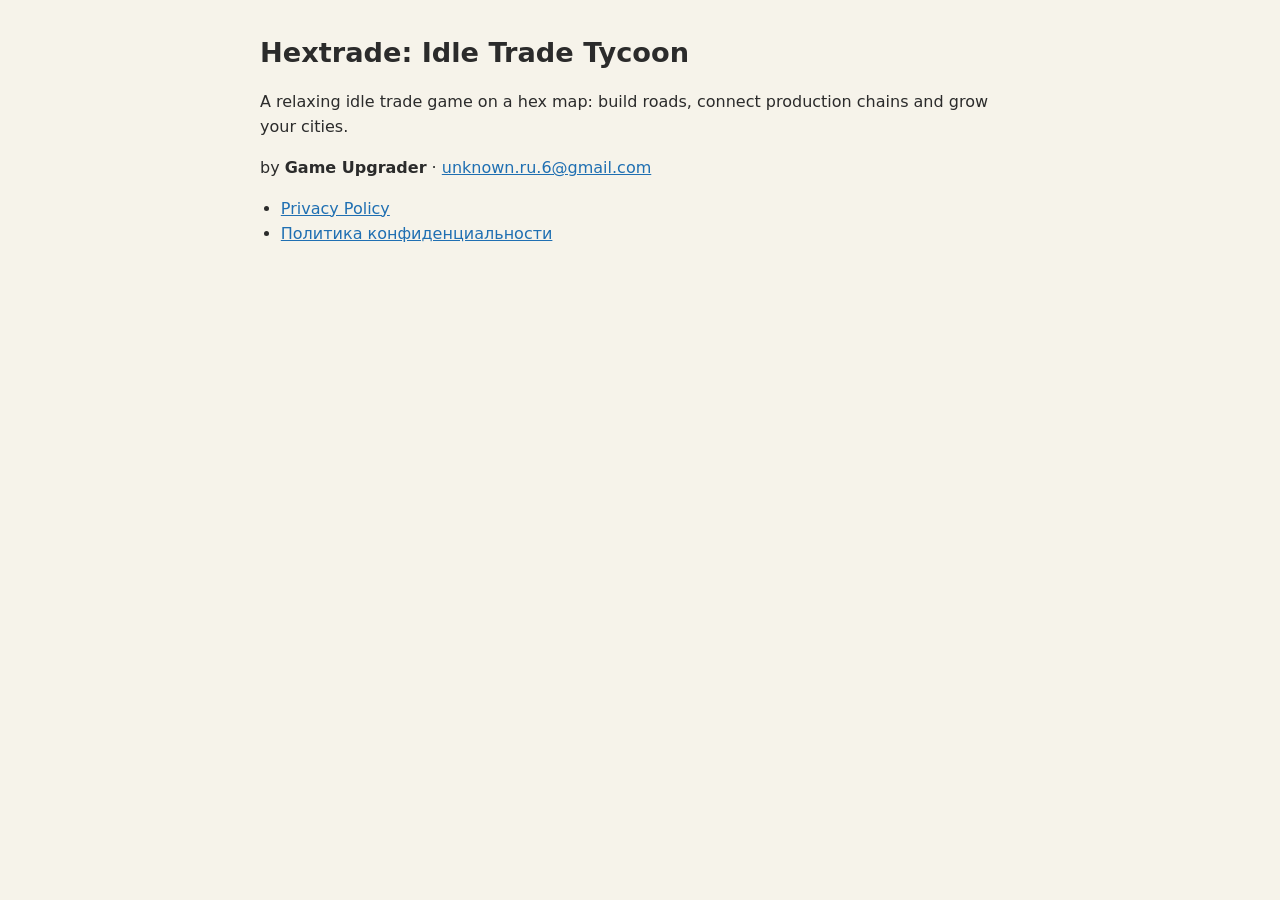
<file: index.html>
<!doctype html>
<html lang="en">
<head>
<meta charset="utf-8">
<meta name="viewport" content="width=device-width, initial-scale=1">
<title>Hextrade — Game Upgrader</title>
<link rel="stylesheet" href="style.css">
</head>
<body>
<main>
<h1>Hextrade: Idle Trade Tycoon</h1>
<p>A relaxing idle trade game on a hex map: build roads, connect production chains and grow your cities.</p>
<p>by <b>Game Upgrader</b> · <a href="mailto:unknown.ru.6@gmail.com">unknown.ru.6@gmail.com</a></p>
<ul>
<li><a href="privacy/">Privacy Policy</a></li>
<li><a href="privacy/ru.html">Политика конфиденциальности</a></li>
</ul>
</main>
</body>
</html>
</file>
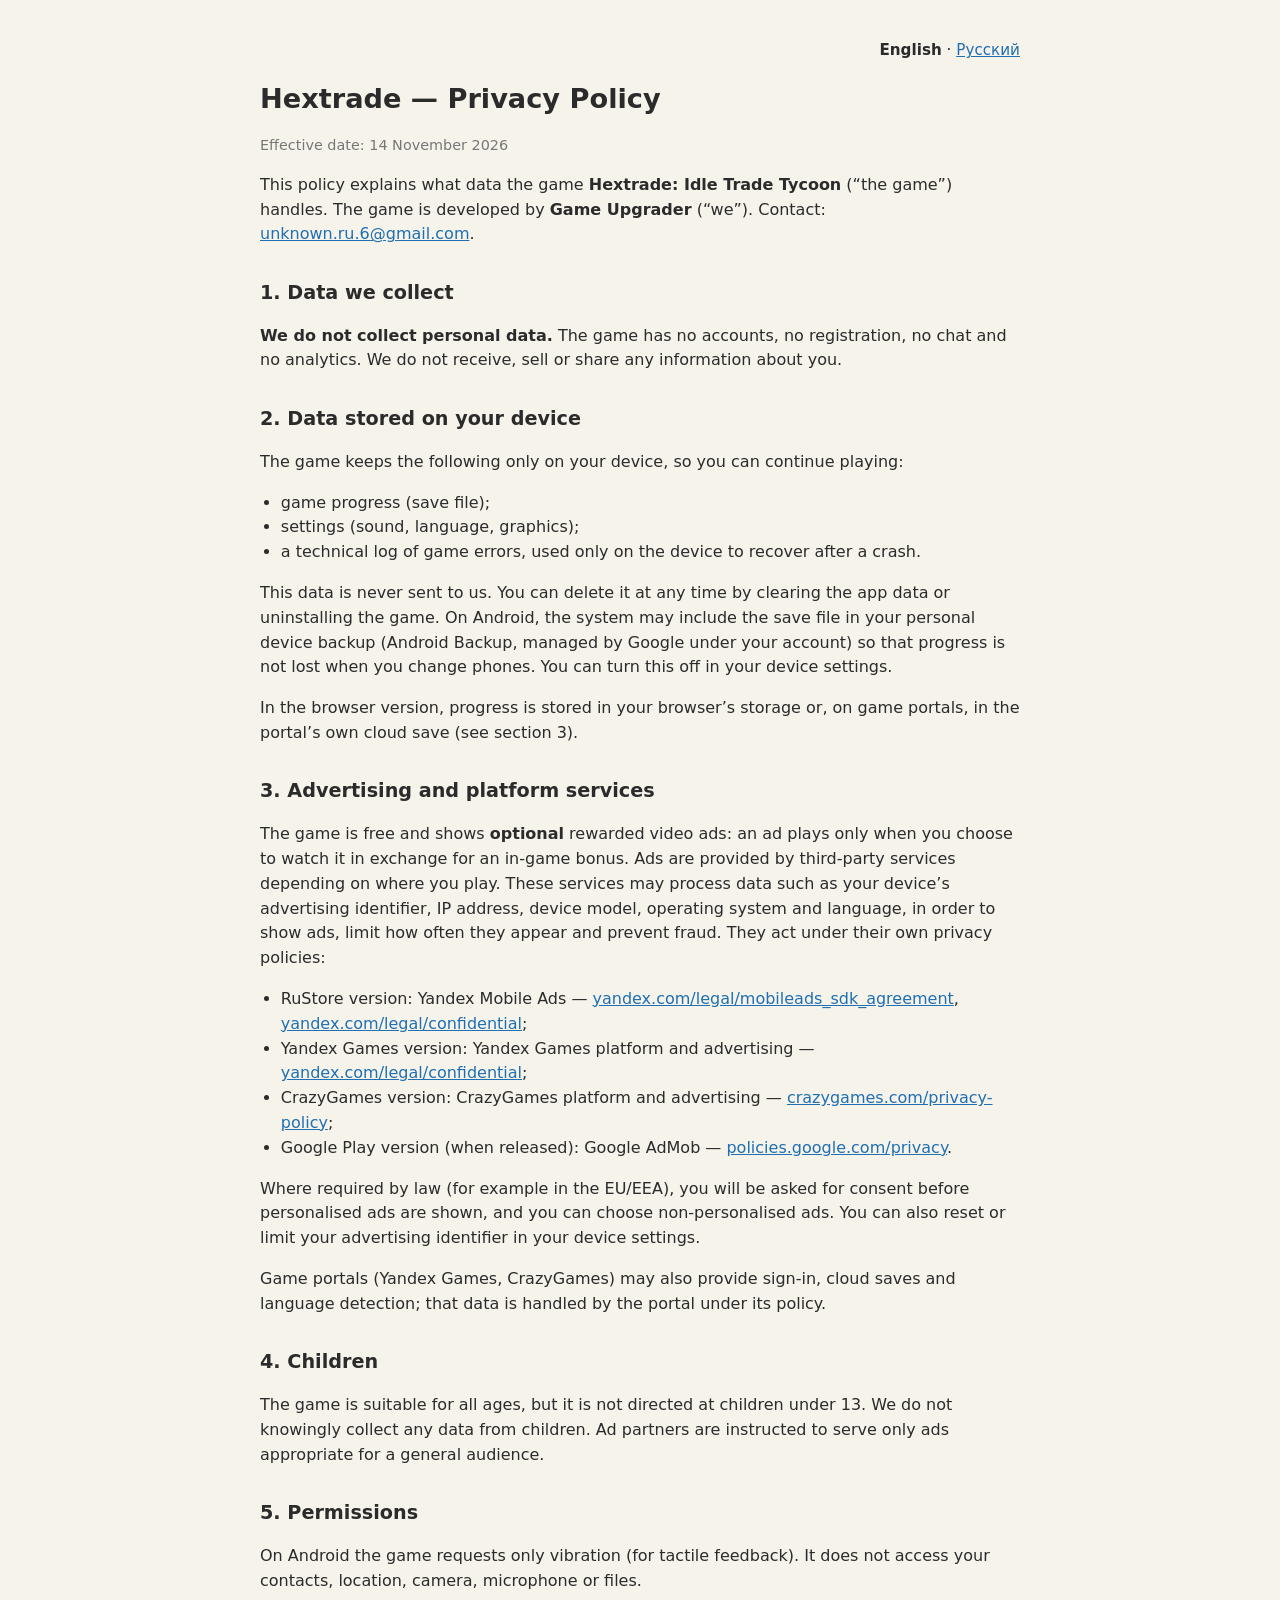
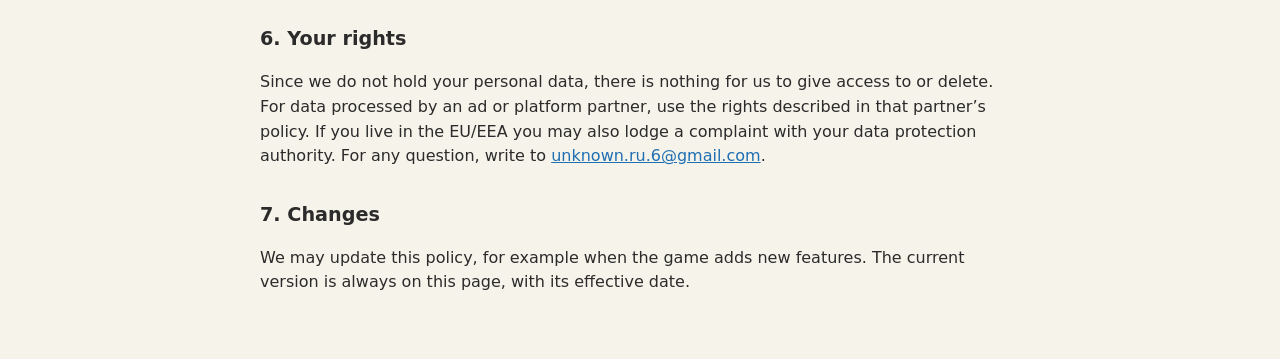
<file: privacy/index.html>
<!doctype html>
<html lang="en">
<head>
<meta charset="utf-8">
<meta name="viewport" content="width=device-width, initial-scale=1">
<title>Hextrade — Privacy Policy</title>
<link rel="stylesheet" href="../style.css">
</head>
<body>
<main>
<p class="lang"><b>English</b> · <a href="ru.html">Русский</a></p>
<h1>Hextrade — Privacy Policy</h1>
<p class="muted">Effective date: 14 November 2026</p>

<p>This policy explains what data the game <b>Hextrade: Idle Trade Tycoon</b> (“the game”) handles.
The game is developed by <b>Game Upgrader</b> (“we”). Contact: <a href="mailto:unknown.ru.6@gmail.com">unknown.ru.6@gmail.com</a>.</p>

<h2>1. Data we collect</h2>
<p><b>We do not collect personal data.</b> The game has no accounts, no registration, no chat and no analytics.
We do not receive, sell or share any information about you.</p>

<h2>2. Data stored on your device</h2>
<p>The game keeps the following only on your device, so you can continue playing:</p>
<ul>
<li>game progress (save file);</li>
<li>settings (sound, language, graphics);</li>
<li>a technical log of game errors, used only on the device to recover after a crash.</li>
</ul>
<p>This data is never sent to us. You can delete it at any time by clearing the app data or uninstalling the game.
On Android, the system may include the save file in your personal device backup (Android Backup, managed by Google under your account)
so that progress is not lost when you change phones. You can turn this off in your device settings.</p>
<p>In the browser version, progress is stored in your browser’s storage or, on game portals, in the portal’s own cloud save
(see section 3).</p>

<h2>3. Advertising and platform services</h2>
<p>The game is free and shows <b>optional</b> rewarded video ads: an ad plays only when you choose to watch it in exchange for an in-game bonus.
Ads are provided by third-party services depending on where you play. These services may process data such as your device’s advertising identifier,
IP address, device model, operating system and language, in order to show ads, limit how often they appear and prevent fraud.
They act under their own privacy policies:</p>
<ul>
<li>RuStore version: Yandex Mobile Ads — <a href="https://yandex.com/legal/mobileads_sdk_agreement/">yandex.com/legal/mobileads_sdk_agreement</a>, <a href="https://yandex.com/legal/confidential/">yandex.com/legal/confidential</a>;</li>
<li>Yandex Games version: Yandex Games platform and advertising — <a href="https://yandex.com/legal/confidential/">yandex.com/legal/confidential</a>;</li>
<li>CrazyGames version: CrazyGames platform and advertising — <a href="https://www.crazygames.com/privacy-policy">crazygames.com/privacy-policy</a>;</li>
<li>Google Play version (when released): Google AdMob — <a href="https://policies.google.com/privacy">policies.google.com/privacy</a>.</li>
</ul>
<p>Where required by law (for example in the EU/EEA), you will be asked for consent before personalised ads are shown,
and you can choose non-personalised ads. You can also reset or limit your advertising identifier in your device settings.</p>
<p>Game portals (Yandex Games, CrazyGames) may also provide sign-in, cloud saves and language detection; that data is handled by the portal under its policy.</p>

<h2>4. Children</h2>
<p>The game is suitable for all ages, but it is not directed at children under 13. We do not knowingly collect any data from children.
Ad partners are instructed to serve only ads appropriate for a general audience.</p>

<h2>5. Permissions</h2>
<p>On Android the game requests only vibration (for tactile feedback). It does not access your contacts, location, camera, microphone or files.</p>

<h2>6. Your rights</h2>
<p>Since we do not hold your personal data, there is nothing for us to give access to or delete. For data processed by an ad or platform partner,
use the rights described in that partner’s policy. If you live in the EU/EEA you may also lodge a complaint with your data protection authority.
For any question, write to <a href="mailto:unknown.ru.6@gmail.com">unknown.ru.6@gmail.com</a>.</p>

<h2>7. Changes</h2>
<p>We may update this policy, for example when the game adds new features. The current version is always on this page, with its effective date.</p>
</main>
</body>
</html>
</file>
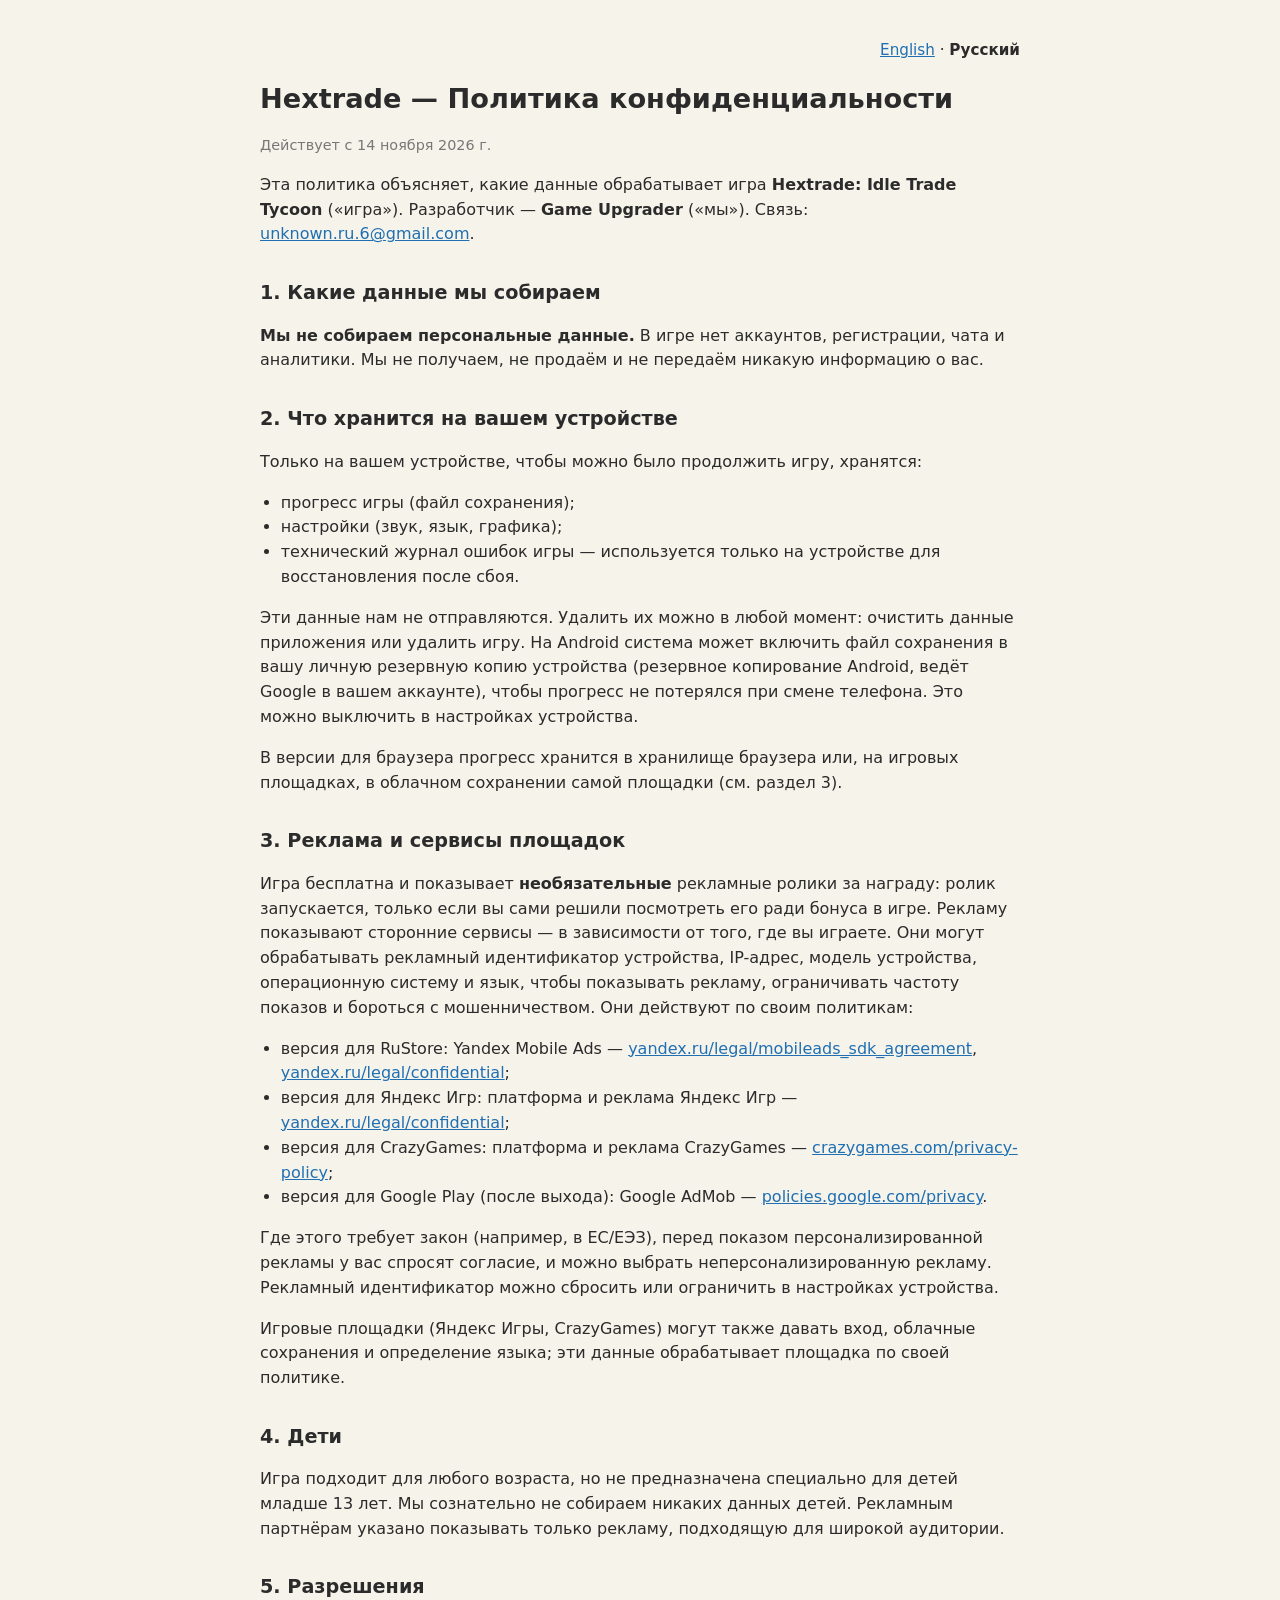
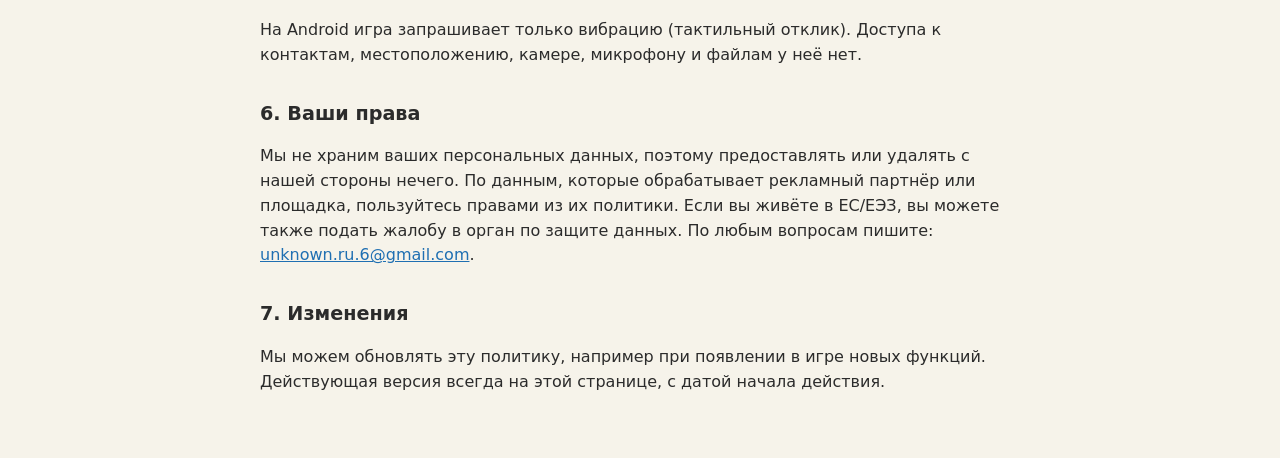
<file: privacy/ru.html>
<!doctype html>
<html lang="ru">
<head>
<meta charset="utf-8">
<meta name="viewport" content="width=device-width, initial-scale=1">
<title>Hextrade — Политика конфиденциальности</title>
<link rel="stylesheet" href="../style.css">
</head>
<body>
<main>
<p class="lang"><a href="index.html">English</a> · <b>Русский</b></p>
<h1>Hextrade — Политика конфиденциальности</h1>
<p class="muted">Действует с 14 ноября 2026 г.</p>

<p>Эта политика объясняет, какие данные обрабатывает игра <b>Hextrade: Idle Trade Tycoon</b> («игра»).
Разработчик — <b>Game Upgrader</b> («мы»). Связь: <a href="mailto:unknown.ru.6@gmail.com">unknown.ru.6@gmail.com</a>.</p>

<h2>1. Какие данные мы собираем</h2>
<p><b>Мы не собираем персональные данные.</b> В игре нет аккаунтов, регистрации, чата и аналитики.
Мы не получаем, не продаём и не передаём никакую информацию о вас.</p>

<h2>2. Что хранится на вашем устройстве</h2>
<p>Только на вашем устройстве, чтобы можно было продолжить игру, хранятся:</p>
<ul>
<li>прогресс игры (файл сохранения);</li>
<li>настройки (звук, язык, графика);</li>
<li>технический журнал ошибок игры — используется только на устройстве для восстановления после сбоя.</li>
</ul>
<p>Эти данные нам не отправляются. Удалить их можно в любой момент: очистить данные приложения или удалить игру.
На Android система может включить файл сохранения в вашу личную резервную копию устройства (резервное копирование Android,
ведёт Google в вашем аккаунте), чтобы прогресс не потерялся при смене телефона. Это можно выключить в настройках устройства.</p>
<p>В версии для браузера прогресс хранится в хранилище браузера или, на игровых площадках, в облачном сохранении самой площадки (см. раздел 3).</p>

<h2>3. Реклама и сервисы площадок</h2>
<p>Игра бесплатна и показывает <b>необязательные</b> рекламные ролики за награду: ролик запускается, только если вы сами решили
посмотреть его ради бонуса в игре. Рекламу показывают сторонние сервисы — в зависимости от того, где вы играете. Они могут обрабатывать
рекламный идентификатор устройства, IP-адрес, модель устройства, операционную систему и язык, чтобы показывать рекламу,
ограничивать частоту показов и бороться с мошенничеством. Они действуют по своим политикам:</p>
<ul>
<li>версия для RuStore: Yandex Mobile Ads — <a href="https://yandex.ru/legal/mobileads_sdk_agreement/">yandex.ru/legal/mobileads_sdk_agreement</a>, <a href="https://yandex.ru/legal/confidential/">yandex.ru/legal/confidential</a>;</li>
<li>версия для Яндекс Игр: платформа и реклама Яндекс Игр — <a href="https://yandex.ru/legal/confidential/">yandex.ru/legal/confidential</a>;</li>
<li>версия для CrazyGames: платформа и реклама CrazyGames — <a href="https://www.crazygames.com/privacy-policy">crazygames.com/privacy-policy</a>;</li>
<li>версия для Google Play (после выхода): Google AdMob — <a href="https://policies.google.com/privacy">policies.google.com/privacy</a>.</li>
</ul>
<p>Где этого требует закон (например, в ЕС/ЕЭЗ), перед показом персонализированной рекламы у вас спросят согласие,
и можно выбрать неперсонализированную рекламу. Рекламный идентификатор можно сбросить или ограничить в настройках устройства.</p>
<p>Игровые площадки (Яндекс Игры, CrazyGames) могут также давать вход, облачные сохранения и определение языка; эти данные обрабатывает площадка по своей политике.</p>

<h2>4. Дети</h2>
<p>Игра подходит для любого возраста, но не предназначена специально для детей младше 13 лет. Мы сознательно не собираем никаких данных детей.
Рекламным партнёрам указано показывать только рекламу, подходящую для широкой аудитории.</p>

<h2>5. Разрешения</h2>
<p>На Android игра запрашивает только вибрацию (тактильный отклик). Доступа к контактам, местоположению, камере, микрофону и файлам у неё нет.</p>

<h2>6. Ваши права</h2>
<p>Мы не храним ваших персональных данных, поэтому предоставлять или удалять с нашей стороны нечего. По данным, которые обрабатывает
рекламный партнёр или площадка, пользуйтесь правами из их политики. Если вы живёте в ЕС/ЕЭЗ, вы можете также подать жалобу в орган по защите данных.
По любым вопросам пишите: <a href="mailto:unknown.ru.6@gmail.com">unknown.ru.6@gmail.com</a>.</p>

<h2>7. Изменения</h2>
<p>Мы можем обновлять эту политику, например при появлении в игре новых функций. Действующая версия всегда на этой странице, с датой начала действия.</p>
</main>
</body>
</html>
</file>
<file: style.css>
body{margin:0;background:#f6f3ea;color:#2b2b2b;font:16px/1.55 system-ui,-apple-system,"Segoe UI",Roboto,sans-serif}
main{max-width:760px;margin:0 auto;padding:24px 18px 48px}
h1{font-size:1.7em;margin:.3em 0 .2em}
h2{font-size:1.2em;margin:1.6em 0 .4em}
a{color:#1f6fb2}
.muted{color:#777;font-size:.9em}
.lang{text-align:right;font-size:.95em}
ul{padding-left:1.3em}
</file>
